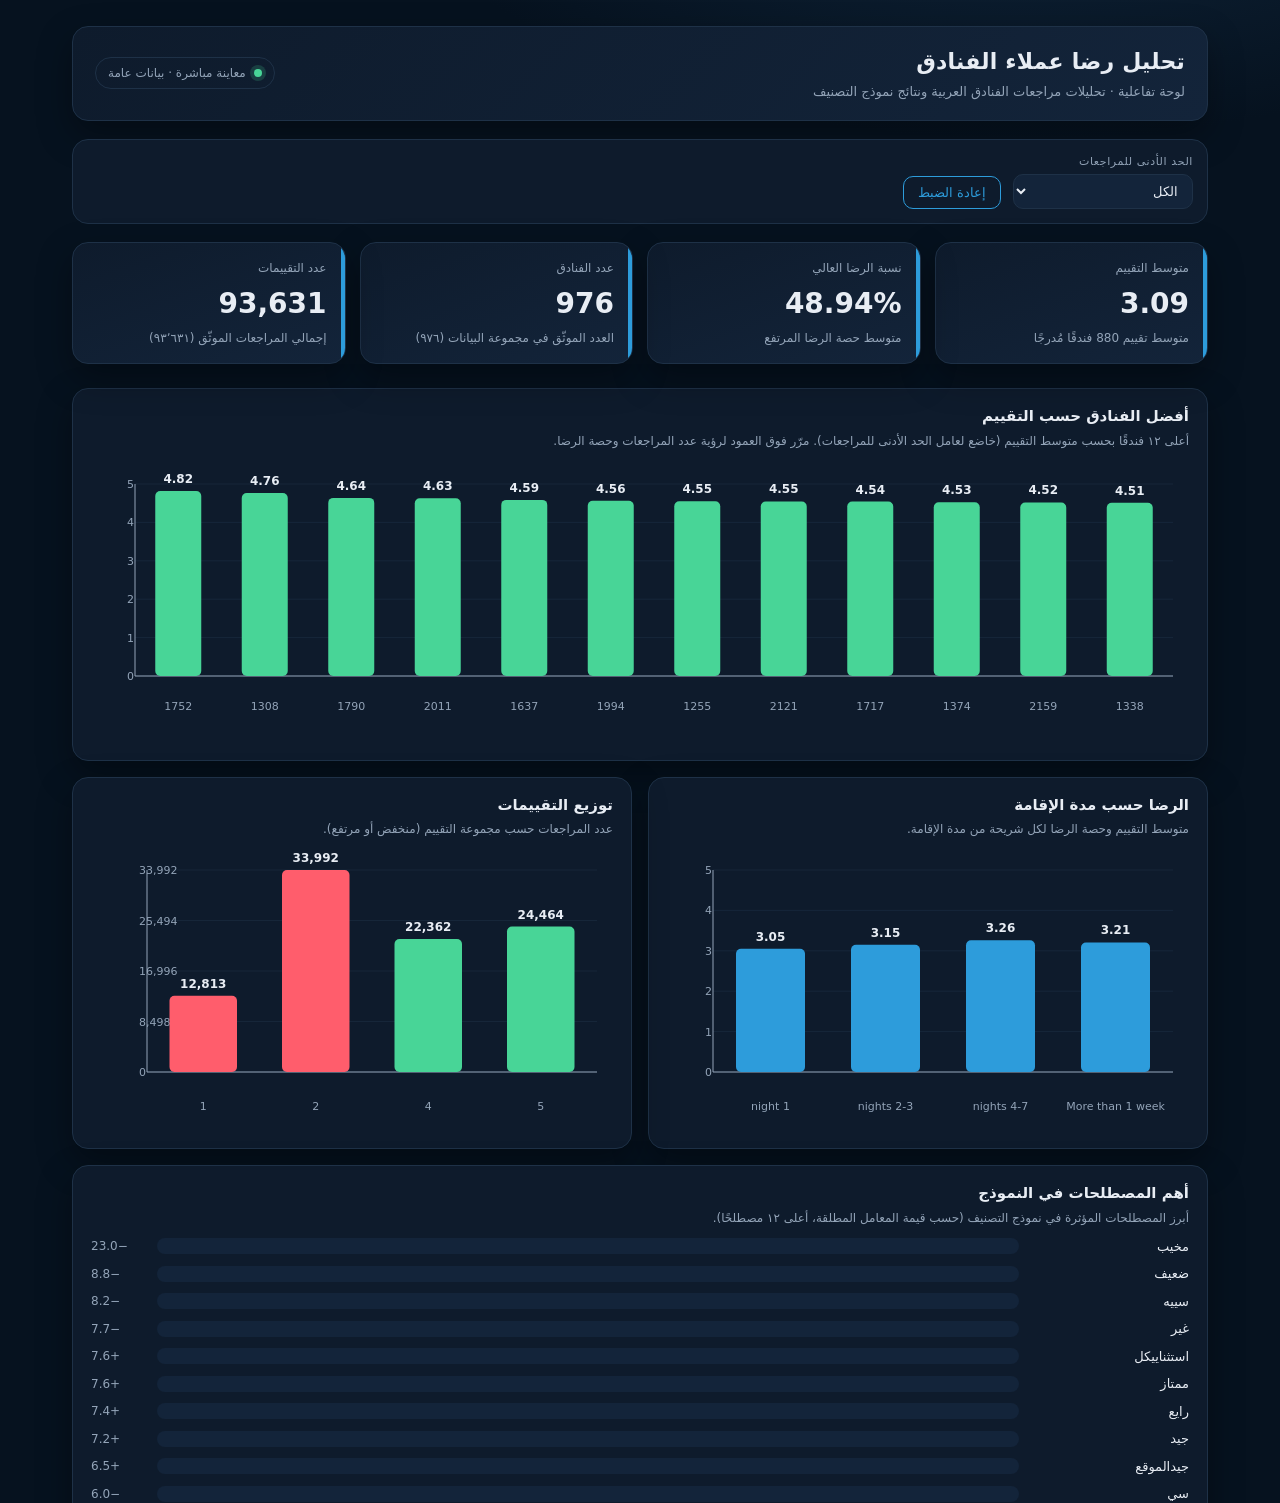
<file: index.html>
<!doctype html>
<html lang="ar" dir="rtl">
  <head>
    <meta charset="utf-8" />
    <meta http-equiv="refresh" content="0; url=dashboard/" />
    <link rel="canonical" href="dashboard/" />
    <title>تحليل رضا عملاء الفنادق</title>
  </head>
  <body>
    <p>جارٍ التحويل إلى <a href="dashboard/">لوحة المعلومات</a>…</p>
  </body>
</html>
</file>
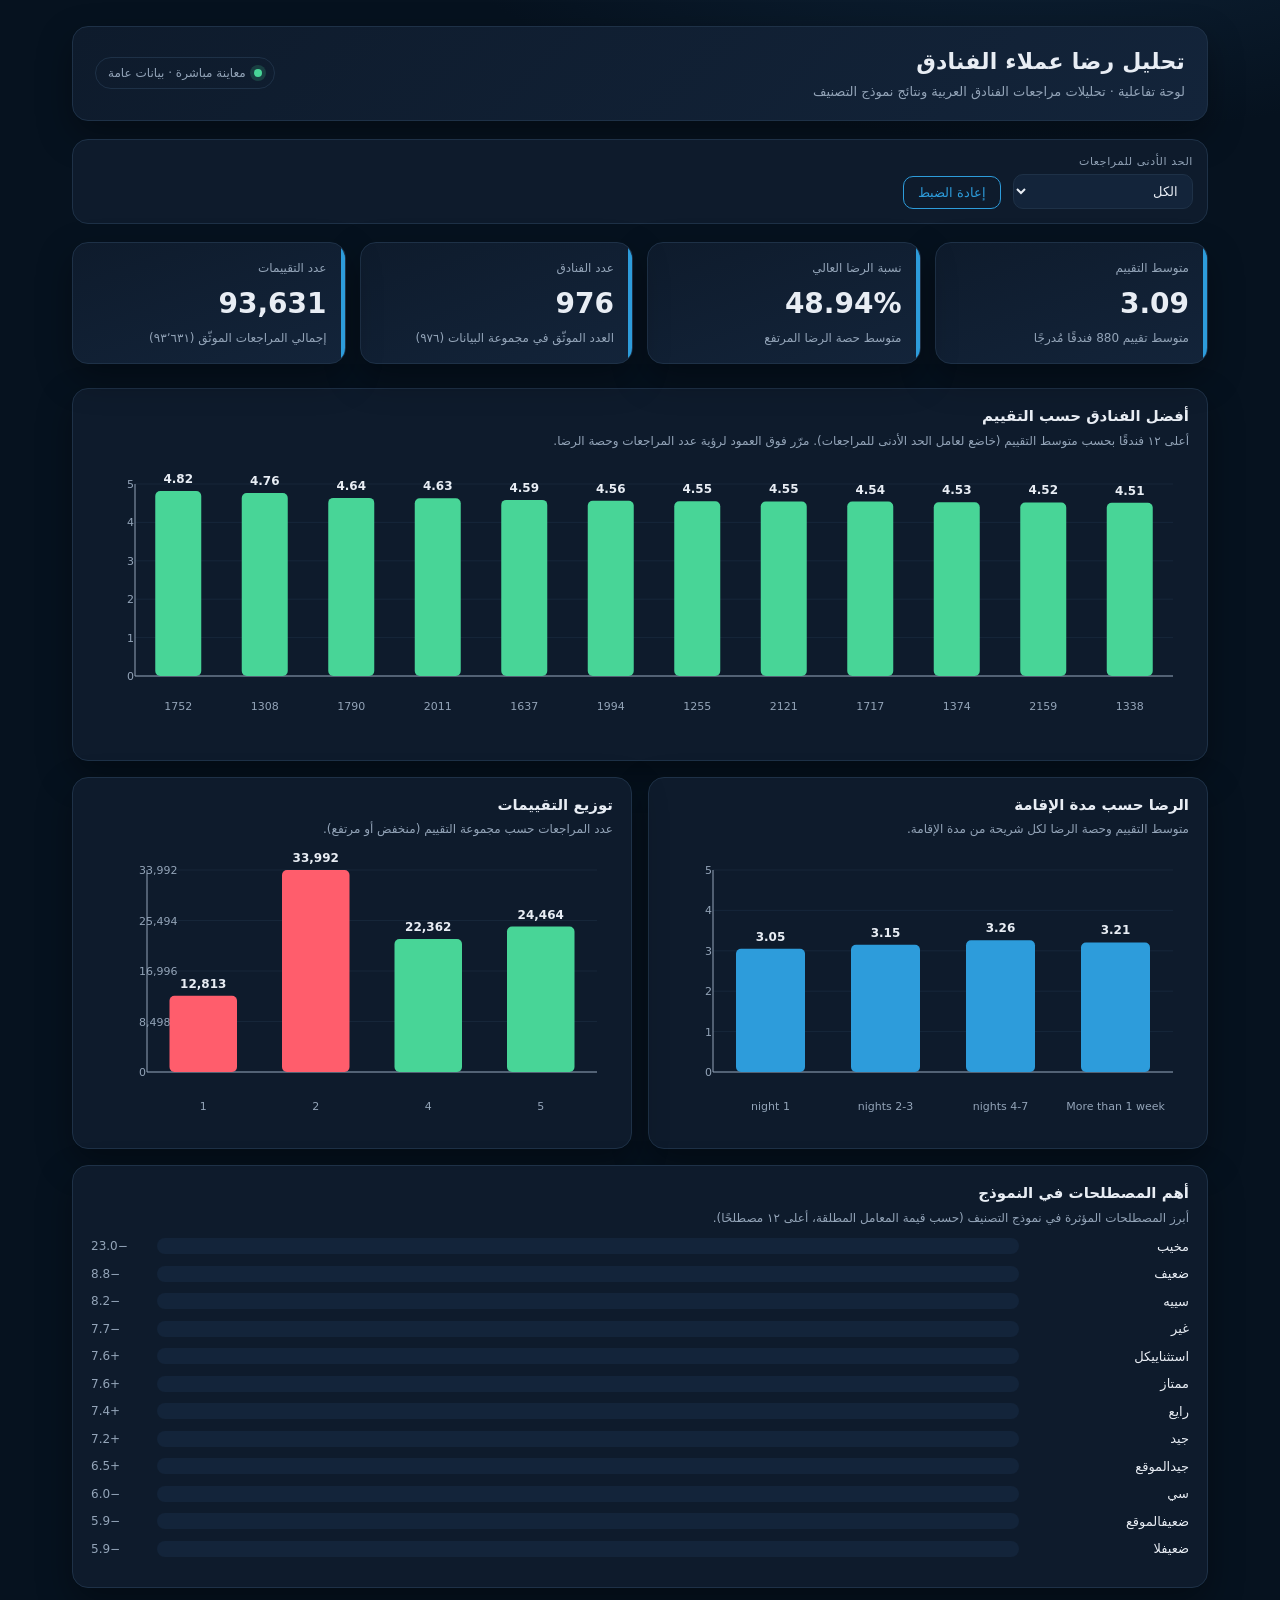
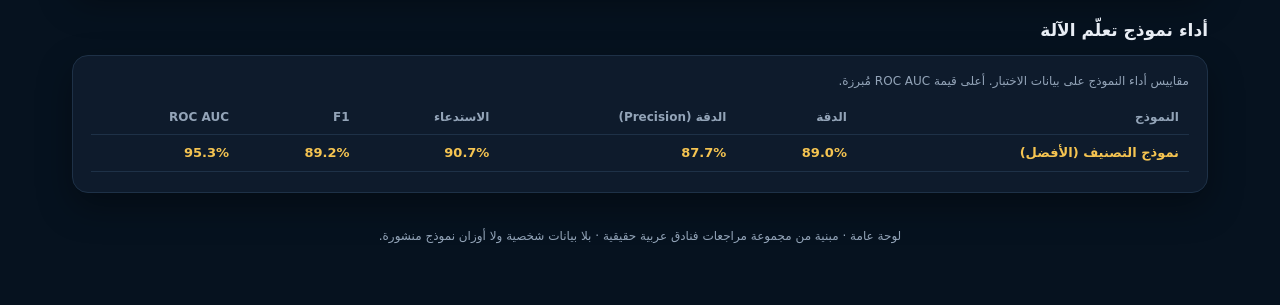
<file: dashboard/index.html>
<!doctype html>
<html lang="ar" dir="rtl">
  <head>
    <meta charset="utf-8" />
    <meta name="viewport" content="width=device-width, initial-scale=1" />
    <title>تحليل رضا عملاء الفنادق | لوحة تعلّم الآلة</title>
    <meta name="description" content="لوحة تفاعلية لتحليل رضا عملاء الفنادق من مراجعات عربية حقيقية وأداء نموذج تعلّم الآلة." />
    <link rel="stylesheet" href="styles.css" />
  </head>
  <body>
    <div class="wrap">
      <header class="topbar">
        <div class="brand">
          <h1>تحليل رضا عملاء الفنادق</h1>
          <p>لوحة تفاعلية &middot; تحليلات مراجعات الفنادق العربية ونتائج نموذج التصنيف</p>
        </div>
        <span class="live-pill"><span class="dot"></span> معاينة مباشرة &middot; بيانات عامة</span>
      </header>

      <section class="filters" aria-label="عوامل التصفية">
        <div class="filter">
          <label for="minReviewsFilter">الحد الأدنى للمراجعات</label>
          <select id="minReviewsFilter" class="filter-select"></select>
        </div>
        <button id="clearFiltersBtn" class="clear-btn" type="button">إعادة الضبط</button>
      </section>

      <section class="kpi-grid" aria-label="المؤشرات الرئيسية">
        <article class="kpi-card">
          <div class="label">متوسط التقييم</div>
          <div class="value" id="avgRatingKpi">—</div>
          <div class="sub" id="avgRatingSub">متوسط تقييمات الفنادق</div>
        </article>
        <article class="kpi-card">
          <div class="label">نسبة الرضا العالي</div>
          <div class="value" id="highSatKpi">—</div>
          <div class="sub" id="highSatSub">متوسط حصة الرضا المرتفع</div>
        </article>
        <article class="kpi-card">
          <div class="label">عدد الفنادق</div>
          <div class="value" id="hotelsKpi">—</div>
          <div class="sub">العدد الموثّق في مجموعة البيانات (٩٧٦)</div>
        </article>
        <article class="kpi-card">
          <div class="label">عدد التقييمات</div>
          <div class="value" id="reviewsKpi">—</div>
          <div class="sub">إجمالي المراجعات الموثّق (٩٣٬٦٣١)</div>
        </article>
      </section>

      <section class="grid">
        <article class="panel panel-wide">
          <h2>أفضل الفنادق حسب التقييم</h2>
          <p class="hint">أعلى ١٢ فندقًا بحسب متوسط التقييم (خاضع لعامل الحد الأدنى للمراجعات). مرّر فوق العمود لرؤية عدد المراجعات وحصة الرضا.</p>
          <svg id="chartTopHotels" class="chart"></svg>
        </article>
        <article class="panel">
          <h2>الرضا حسب مدة الإقامة</h2>
          <p class="hint">متوسط التقييم وحصة الرضا لكل شريحة من مدة الإقامة.</p>
          <svg id="chartStay" class="chart"></svg>
        </article>
        <article class="panel">
          <h2>توزيع التقييمات</h2>
          <p class="hint">عدد المراجعات حسب مجموعة التقييم (منخفض أو مرتفع).</p>
          <svg id="chartRatingDist" class="chart"></svg>
        </article>
        <article class="panel panel-wide">
          <h2>أهم المصطلحات في النموذج</h2>
          <p class="hint">أبرز المصطلحات المؤثرة في نموذج التصنيف (حسب قيمة المعامل المطلقة، أعلى ١٢ مصطلحًا).</p>
          <div id="impactList"></div>
        </article>
      </section>

      <h2 class="section-title">أداء نموذج تعلّم الآلة</h2>
      <article class="panel">
        <p class="hint">مقاييس أداء النموذج على بيانات الاختبار. أعلى قيمة ROC AUC مُبرزة.</p>
        <div id="modelTable"></div>
      </article>

      <footer class="footer">
        لوحة عامة &middot; مبنية من مجموعة مراجعات فنادق عربية حقيقية &middot; بلا بيانات شخصية ولا أوزان نموذج منشورة.
      </footer>
    </div>

    <div id="chartTooltip" class="chart-tooltip" role="status" aria-live="polite"></div>
    <script src="app.js"></script>
  </body>
</html>
</file>
<file: dashboard/styles.css>
:root {
  --bg: #06121f;
  --surface: #0e1b2c;
  --surface-2: #13243a;
  --text: #e8edf4;
  --muted: #93a4b8;
  --line: #1e3147;
  --accent: #2d9cdb;
  --green: #48d597;
  --red: #ff5d6c;
  --gold: #f5c451;
  --radius: 16px;
  --shadow: 0 14px 34px rgba(0, 0, 0, 0.34);
  font-synthesis: none;
}

* { box-sizing: border-box; }

body {
  margin: 0;
  direction: rtl;
  background: radial-gradient(1200px 600px at 80% -10%, #11283f 0%, var(--bg) 55%);
  color: var(--text);
  font-family: "Segoe UI", Tahoma, system-ui, -apple-system, sans-serif;
  line-height: 1.5;
}

a { color: var(--accent); }

.wrap { max-width: 1180px; margin: 0 auto; padding: 26px 22px 60px; }

.topbar {
  display: flex;
  flex-wrap: wrap;
  align-items: center;
  justify-content: space-between;
  gap: 14px;
  padding: 18px 22px;
  background: linear-gradient(135deg, var(--surface) 0%, var(--surface-2) 100%);
  border: 1px solid var(--line);
  border-radius: var(--radius);
  box-shadow: var(--shadow);
}

.brand h1 { margin: 0; font-size: 22px; letter-spacing: 0.2px; }
.brand p { margin: 4px 0 0; color: var(--muted); font-size: 13px; }

.live-pill {
  display: inline-flex;
  align-items: center;
  gap: 8px;
  font-size: 12px;
  color: var(--muted);
  border: 1px solid var(--line);
  padding: 6px 12px;
  border-radius: 999px;
}
.live-pill .dot { width: 8px; height: 8px; border-radius: 50%; background: var(--green); box-shadow: 0 0 0 4px rgba(72, 213, 151, 0.18); }

.filters {
  display: flex;
  flex-wrap: wrap;
  gap: 12px;
  margin: 18px 0;
  padding: 14px;
  background: var(--surface);
  border: 1px solid var(--line);
  border-radius: var(--radius);
}

.filter { display: flex; flex-direction: column; gap: 4px; }
.filter label { font-size: 11px; text-transform: uppercase; letter-spacing: 0.6px; color: var(--muted); }
.filter select {
  background: var(--surface-2);
  color: var(--text);
  border: 1px solid var(--line);
  border-radius: 10px;
  padding: 8px 10px;
  min-width: 180px;
  font-size: 13px;
}
.filter select:focus { outline: 2px solid var(--accent); outline-offset: 1px; }

.clear-btn {
  align-self: flex-end;
  background: transparent;
  color: var(--accent);
  border: 1px solid var(--accent);
  border-radius: 10px;
  padding: 8px 14px;
  cursor: pointer;
  font-size: 13px;
}
.clear-btn:hover { background: rgba(45, 156, 219, 0.12); }

.kpi-grid { display: grid; grid-template-columns: repeat(4, 1fr); gap: 14px; margin: 18px 0 24px; }
.kpi-card {
  background: linear-gradient(160deg, var(--surface) 0%, var(--surface-2) 100%);
  border: 1px solid var(--line);
  border-radius: var(--radius);
  padding: 16px 18px;
  position: relative;
  overflow: hidden;
  box-shadow: var(--shadow);
}
.kpi-card::before { content: ""; position: absolute; inset: 0 0 0 auto; width: 4px; background: var(--accent); }
.kpi-card .label { font-size: 12px; color: var(--muted); }
.kpi-card .value { font-size: 28px; font-weight: 700; margin-top: 6px; }
.kpi-card .sub { font-size: 12px; color: var(--muted); margin-top: 4px; }

.grid { display: grid; grid-template-columns: repeat(2, 1fr); gap: 16px; }
.panel {
  background: var(--surface);
  border: 1px solid var(--line);
  border-radius: var(--radius);
  padding: 16px 18px 20px;
  box-shadow: var(--shadow);
}
.panel.panel-wide { grid-column: 1 / -1; }
.panel h2 { margin: 0 0 4px; font-size: 15px; }
.panel .hint { margin: 0 0 10px; font-size: 12px; color: var(--muted); }

.chart { width: 100%; height: 280px; display: block; }
.chart.short { height: 230px; }
.grid-line { stroke: var(--line); stroke-width: 1; opacity: 0.5; }
.axis { stroke: var(--muted); stroke-width: 1; }
.chart-label { fill: var(--muted); font-size: 11px; font-family: inherit; }
.chart-value { fill: var(--text); font-size: 12px; font-weight: 700; font-family: inherit; }

.impact-row { display: grid; grid-template-columns: 160px 1fr 56px; align-items: center; gap: 10px; margin: 8px 0; }
.impact-row .name { font-size: 13px; color: var(--text); }
.impact-track { background: var(--surface-2); border-radius: 8px; overflow: hidden; height: 16px; }
.impact-fill { height: 100%; border-radius: 8px; }
.impact-row .val { font-size: 12px; color: var(--muted); text-align: left; }

table.data-table { width: 100%; border-collapse: collapse; font-size: 13px; }
table.data-table th, table.data-table td { text-align: right; padding: 8px 10px; border-bottom: 1px solid var(--line); }
table.data-table th { color: var(--muted); font-weight: 600; font-size: 12px; }
table.data-table tr.best td { color: var(--gold); font-weight: 600; }

.section-title { margin: 30px 0 12px; font-size: 17px; }

.footer { margin-top: 34px; color: var(--muted); font-size: 12px; text-align: center; }

.chart-tooltip {
  position: fixed;
  z-index: 999;
  pointer-events: none;
  background: #1b2230;
  color: #e8edf4;
  border: 1px solid var(--accent);
  border-radius: 8px;
  padding: 6px 10px;
  font-size: 12px;
  line-height: 1.5;
  white-space: pre-line;
  max-width: 260px;
  box-shadow: 0 8px 22px rgba(0, 0, 0, 0.35);
  opacity: 0;
  transform: translateY(4px);
  transition: opacity 0.12s ease, transform 0.12s ease;
}
.chart-tooltip.is-visible { opacity: 1; transform: translateY(0); }

.is-reacting { animation: react 0.45s ease; }
@keyframes react {
  0% { transform: translateY(0); }
  35% { transform: translateY(-4px); }
  100% { transform: translateY(0); }
}

@media (max-width: 860px) {
  .kpi-grid { grid-template-columns: repeat(2, 1fr); }
  .grid { grid-template-columns: 1fr; }
}
</file>
